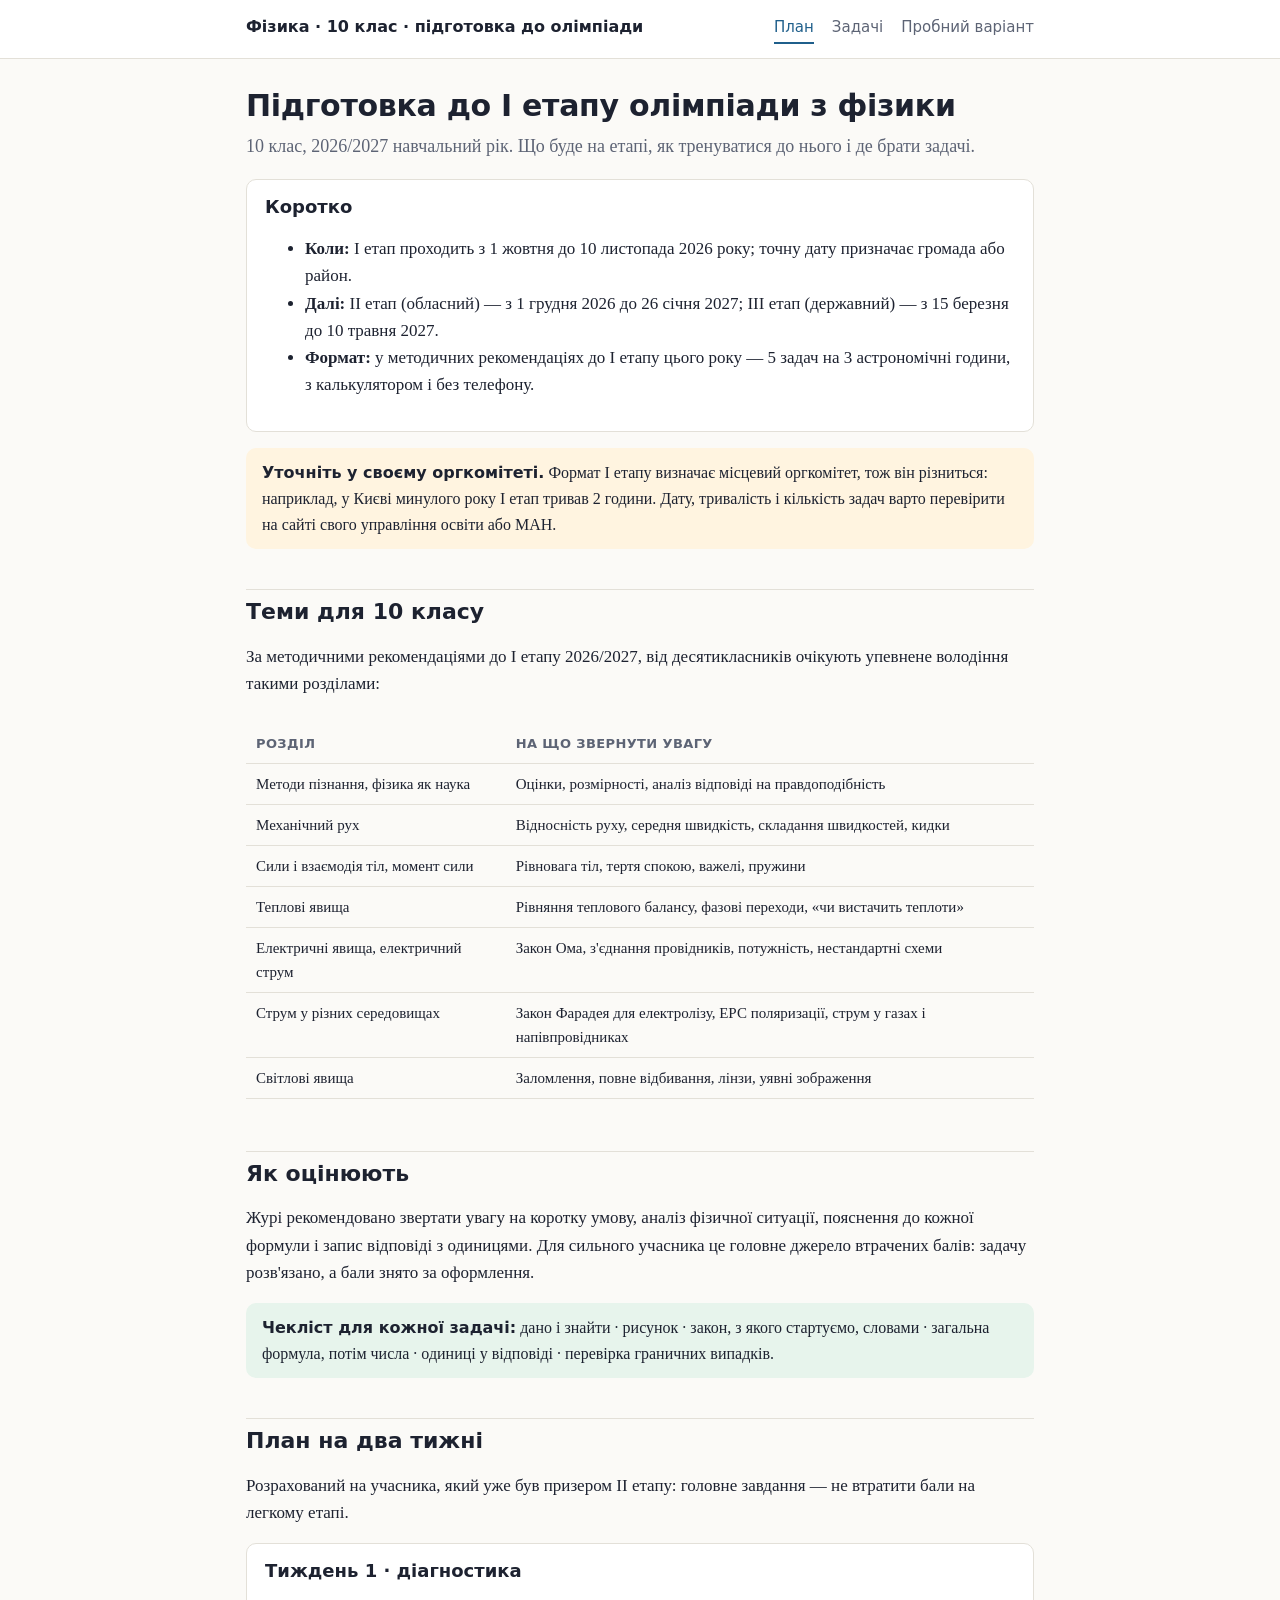
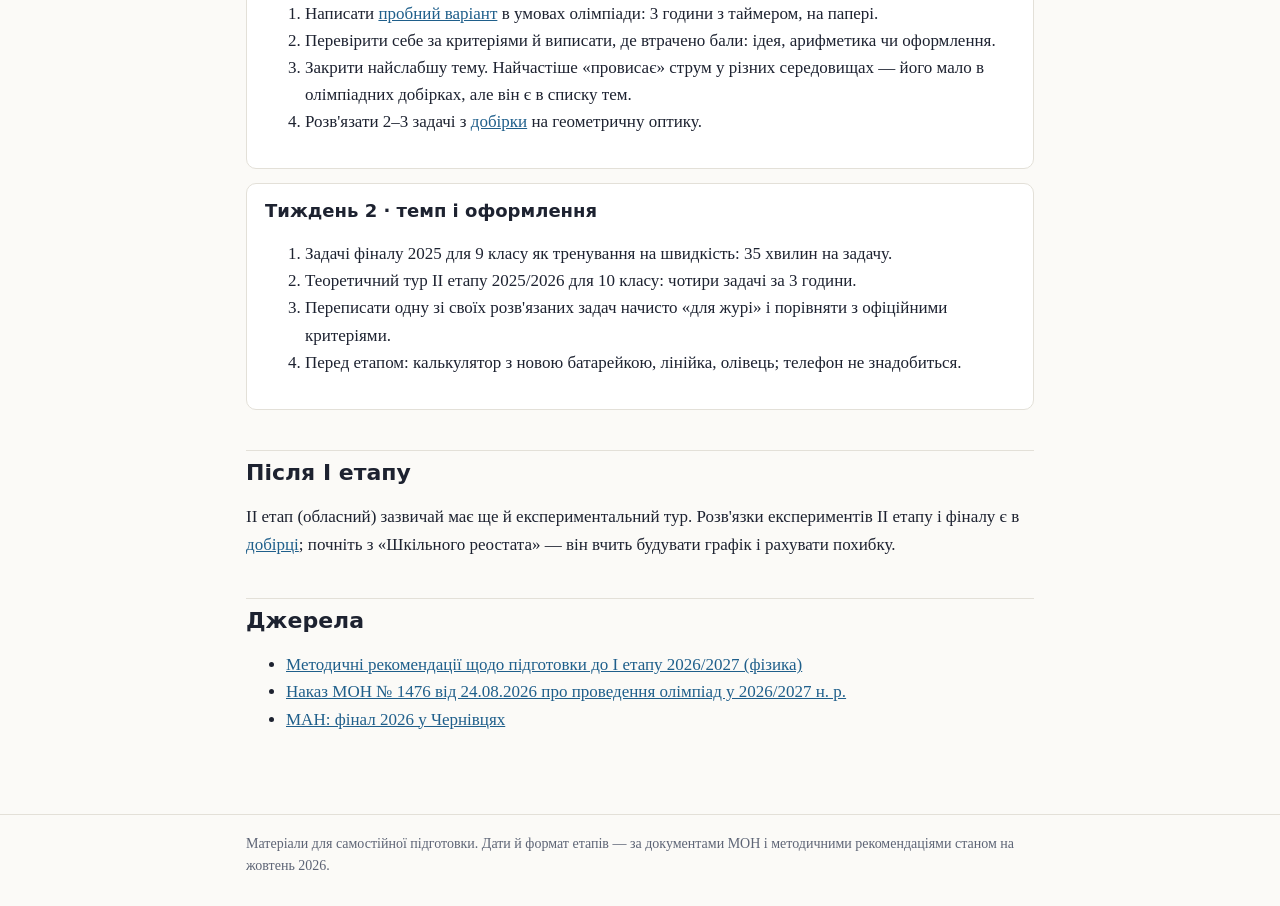
<file: index.html>
<!doctype html>
<html lang="uk">
<head>
<meta charset="utf-8">
<meta name="viewport" content="width=device-width, initial-scale=1">
<title>Олімпіада з фізики · 10 клас</title>
<link rel="stylesheet" href="style.css">
</head>
<body>
<header class="site">
  <div class="wrap">
    <a class="brand" href="index.html">Фізика · 10 клас · підготовка до олімпіади</a>
    <nav>
      <a href="index.html" aria-current="page">План</a>
      <a href="zadachi.html">Задачі</a>
      <a href="probnyi.html">Пробний варіант</a>
    </nav>
  </div>
</header>

<main class="wrap">
  <h1>Підготовка до І етапу олімпіади з фізики</h1>
  <p class="lede">10 клас, 2026/2027 навчальний рік. Що буде на етапі, як тренуватися до нього і де брати задачі.</p>

  <div class="card">
    <h3>Коротко</h3>
    <ul>
      <li><b>Коли:</b> І етап проходить з 1 жовтня до 10 листопада 2026 року; точну дату призначає громада або район.</li>
      <li><b>Далі:</b> ІІ етап (обласний) — з 1 грудня 2026 до 26 січня 2027; ІІІ етап (державний) — з 15 березня до 10 травня 2027.</li>
      <li><b>Формат:</b> у методичних рекомендаціях до І етапу цього року — 5 задач на 3 астрономічні години, з калькулятором і без телефону.</li>
    </ul>
  </div>

  <div class="warn"><strong>Уточніть у своєму оргкомітеті.</strong> Формат І етапу визначає місцевий оргкомітет, тож він різниться: наприклад, у Києві минулого року І етап тривав 2 години. Дату, тривалість і кількість задач варто перевірити на сайті свого управління освіти або МАН.</div>

  <h2>Теми для 10 класу</h2>
  <p>За методичними рекомендаціями до І етапу 2026/2027, від десятикласників очікують упевнене володіння такими розділами:</p>
  <div class="table-scroll">
  <table>
    <tr><th>Розділ</th><th>На що звернути увагу</th></tr>
    <tr><td>Методи пізнання, фізика як наука</td><td>Оцінки, розмірності, аналіз відповіді на правдоподібність</td></tr>
    <tr><td>Механічний рух</td><td>Відносність руху, середня швидкість, складання швидкостей, кидки</td></tr>
    <tr><td>Сили і взаємодія тіл, момент сили</td><td>Рівновага тіл, тертя спокою, важелі, пружини</td></tr>
    <tr><td>Теплові явища</td><td>Рівняння теплового балансу, фазові переходи, «чи вистачить теплоти»</td></tr>
    <tr><td>Електричні явища, електричний струм</td><td>Закон Ома, з'єднання провідників, потужність, нестандартні схеми</td></tr>
    <tr><td>Струм у різних середовищах</td><td>Закон Фарадея для електролізу, ЕРС поляризації, струм у газах і напівпровідниках</td></tr>
    <tr><td>Світлові явища</td><td>Заломлення, повне відбивання, лінзи, уявні зображення</td></tr>
  </table>
  </div>

  <h2>Як оцінюють</h2>
  <p>Журі рекомендовано звертати увагу на коротку умову, аналіз фізичної ситуації, пояснення до кожної формули і запис відповіді з одиницями. Для сильного учасника це головне джерело втрачених балів: задачу розв'язано, а бали знято за оформлення.</p>
  <div class="ok"><strong>Чекліст для кожної задачі:</strong> дано і знайти · рисунок · закон, з якого стартуємо, словами · загальна формула, потім числа · одиниці у відповіді · перевірка граничних випадків.</div>

  <h2>План на два тижні</h2>
  <p>Розрахований на учасника, який уже був призером ІІ етапу: головне завдання — не втратити бали на легкому етапі.</p>

  <div class="card">
    <h3>Тиждень 1 · діагностика</h3>
    <ol>
      <li>Написати <a href="probnyi.html">пробний варіант</a> в умовах олімпіади: 3 години з таймером, на папері.</li>
      <li>Перевірити себе за критеріями й виписати, де втрачено бали: ідея, арифметика чи оформлення.</li>
      <li>Закрити найслабшу тему. Найчастіше «провисає» струм у різних середовищах — його мало в олімпіадних добірках, але він є в списку тем.</li>
      <li>Розв'язати 2–3 задачі з <a href="zadachi.html">добірки</a> на геометричну оптику.</li>
    </ol>
  </div>

  <div class="card">
    <h3>Тиждень 2 · темп і оформлення</h3>
    <ol>
      <li>Задачі фіналу 2025 для 9 класу як тренування на швидкість: 35 хвилин на задачу.</li>
      <li>Теоретичний тур ІІ етапу 2025/2026 для 10 класу: чотири задачі за 3 години.</li>
      <li>Переписати одну зі своїх розв'язаних задач начисто «для журі» і порівняти з офіційними критеріями.</li>
      <li>Перед етапом: калькулятор з новою батарейкою, лінійка, олівець; телефон не знадобиться.</li>
    </ol>
  </div>

  <h2>Після І етапу</h2>
  <p>ІІ етап (обласний) зазвичай має ще й експериментальний тур. Розв'язки експериментів ІІ етапу і фіналу є в <a href="zadachi.html">добірці</a>; почніть з «Шкільного реостата» — він вчить будувати графік і рахувати похибку.</p>

  <h2>Джерела</h2>
  <ul>
    <li><a href="https://docs.google.com/document/d/13ynyNPfOG-8dDLHn_RXKUCin93wZ7zsF/export?format=pdf">Методичні рекомендації щодо підготовки до І етапу 2026/2027 (фізика)</a></li>
    <li><a href="https://osvita.ua/legislation/Ser_osv/97826/">Наказ МОН № 1476 від 24.08.2026 про проведення олімпіад у 2026/2027 н. р.</a></li>
    <li><a href="https://man.gov.ua/about/news/iii-etap-vseukrayinsskoyi-uchnivsskoyi-olimpiadi-z-fiziki-projshov-u-chernivcyah-yak-ce-bulo">МАН: фінал 2026 у Чернівцях</a></li>
  </ul>
</main>

<footer class="site">
  <div class="wrap">Матеріали для самостійної підготовки. Дати й формат етапів — за документами МОН і методичними рекомендаціями станом на жовтень 2026.</div>
</footer>
</body>
</html>
</file>
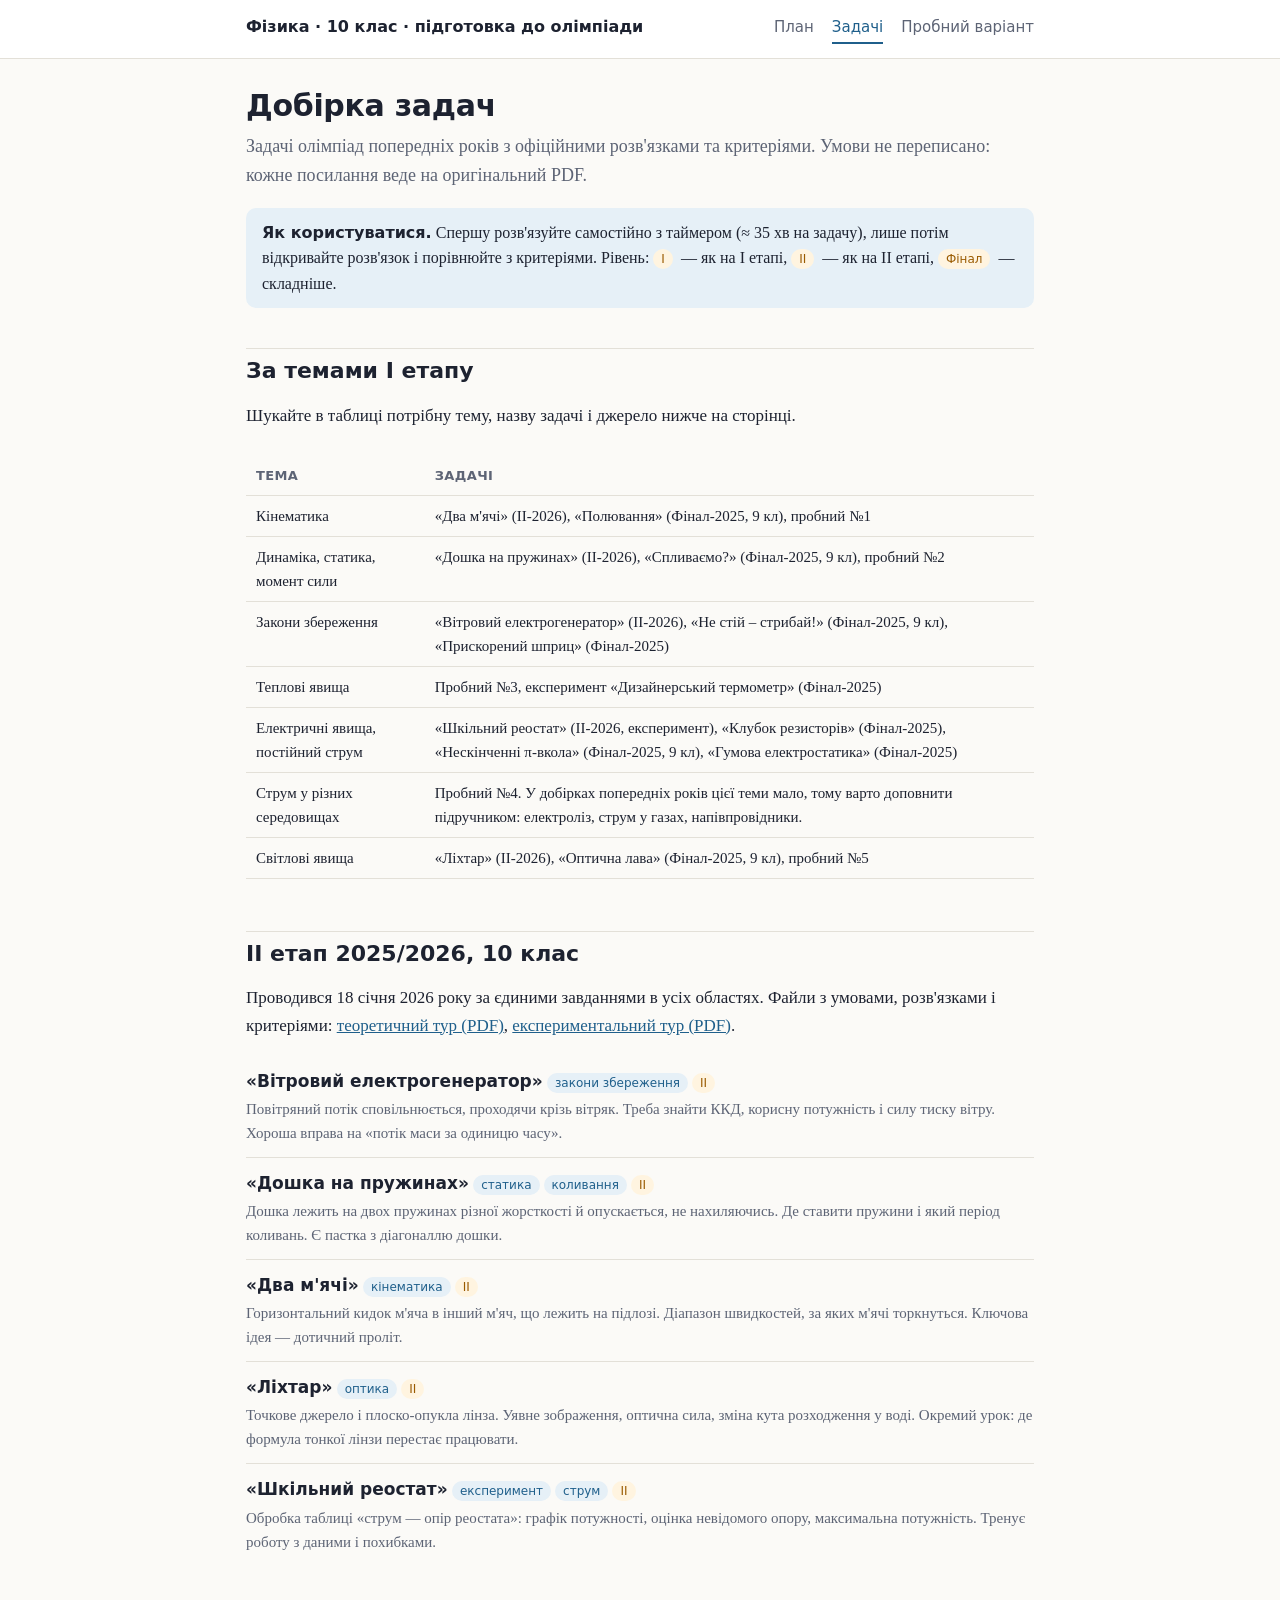
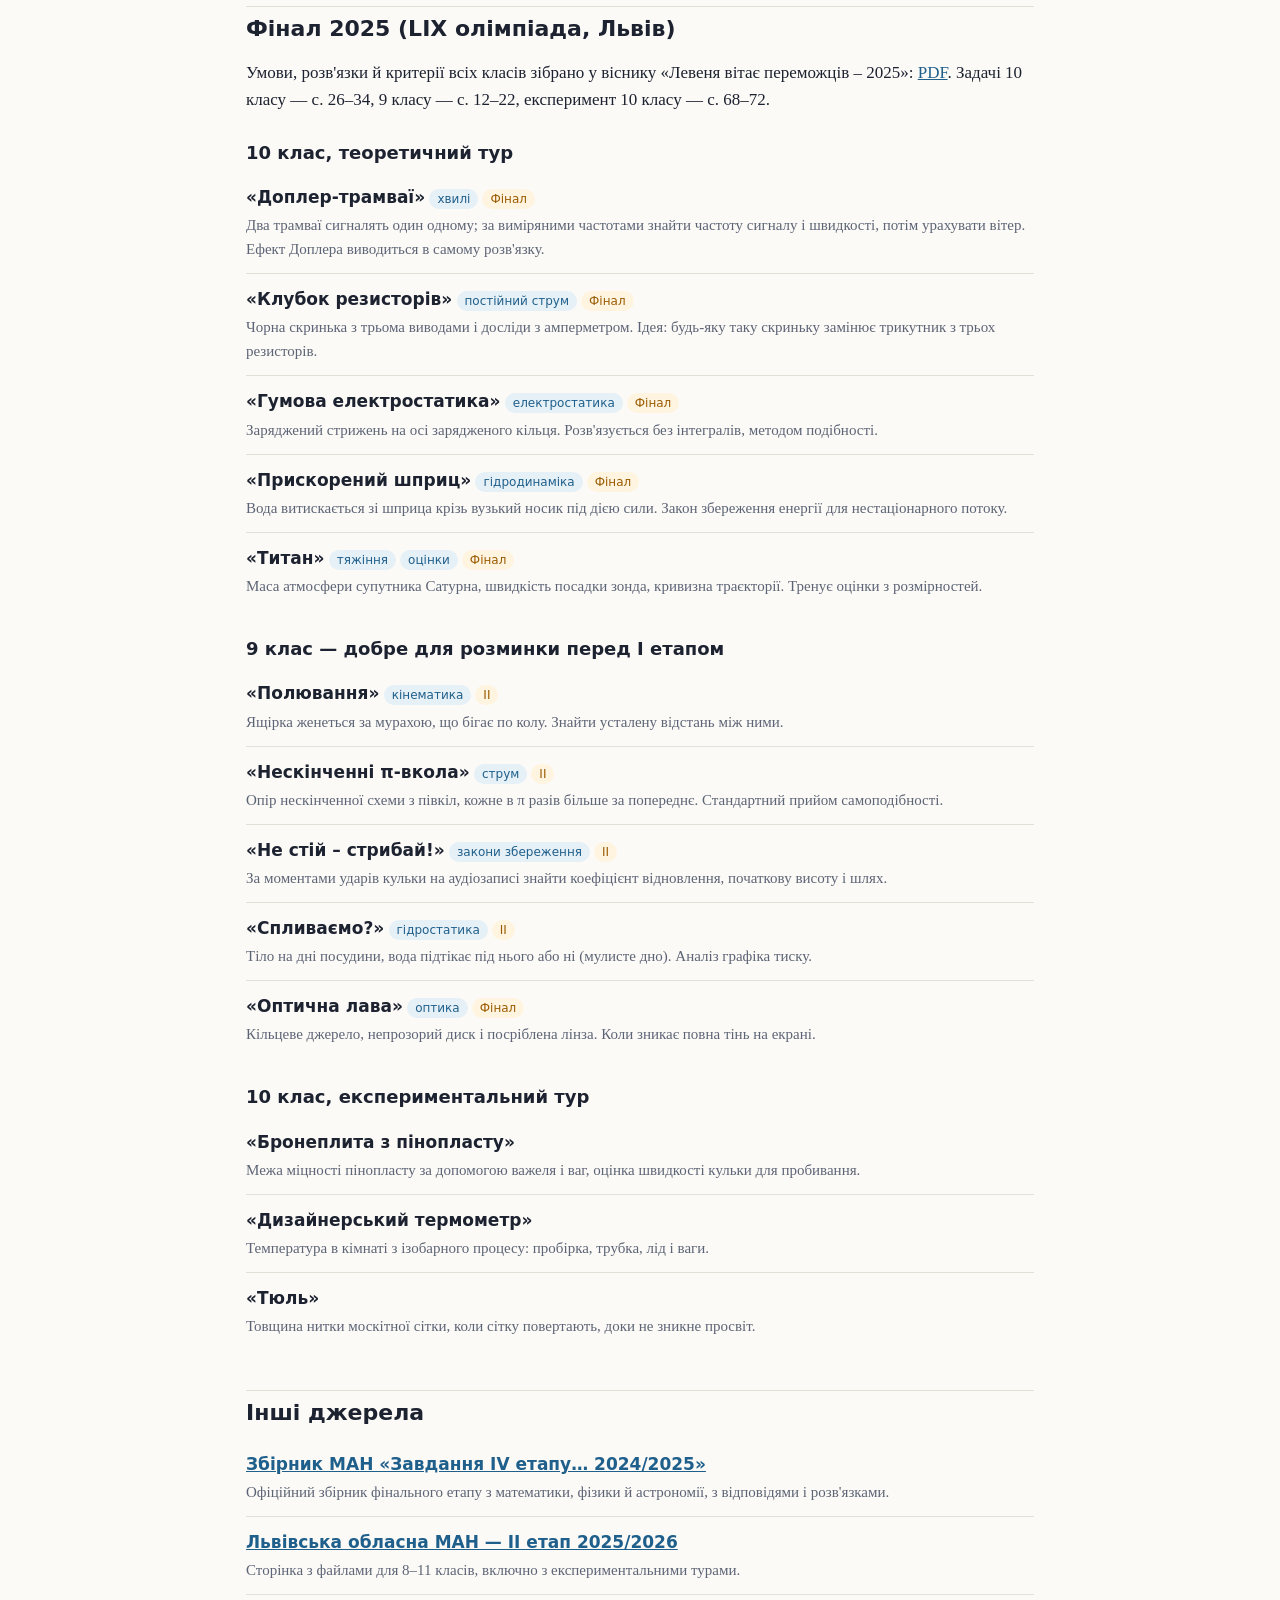
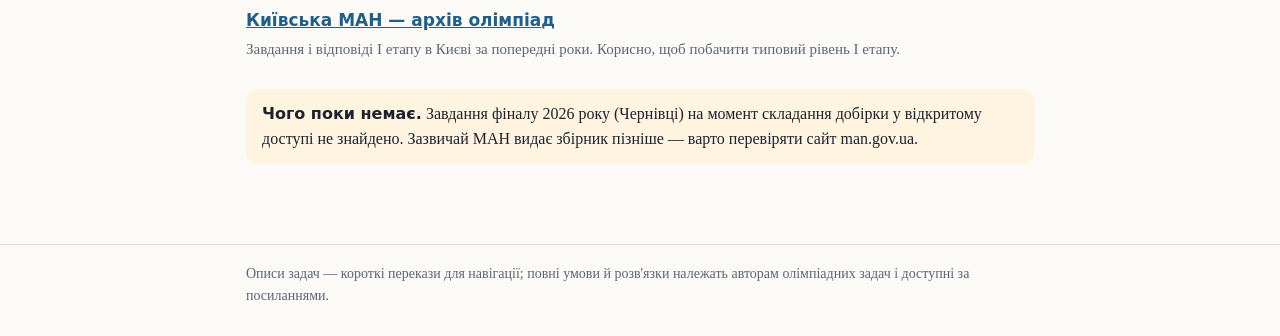
<file: zadachi.html>
<!doctype html>
<html lang="uk">
<head>
<meta charset="utf-8">
<meta name="viewport" content="width=device-width, initial-scale=1">
<title>Задачі · 10 клас</title>
<link rel="stylesheet" href="style.css">
</head>
<body>
<header class="site">
  <div class="wrap">
    <a class="brand" href="index.html">Фізика · 10 клас · підготовка до олімпіади</a>
    <nav>
      <a href="index.html">План</a>
      <a href="zadachi.html" aria-current="page">Задачі</a>
      <a href="probnyi.html">Пробний варіант</a>
    </nav>
  </div>
</header>

<main class="wrap">
  <h1>Добірка задач</h1>
  <p class="lede">Задачі олімпіад попередніх років з офіційними розв'язками та критеріями. Умови не переписано: кожне посилання веде на оригінальний PDF.</p>

  <div class="note"><strong>Як користуватися.</strong> Спершу розв'язуйте самостійно з таймером (≈ 35 хв на задачу), лише потім відкривайте розв'язок і порівнюйте з критеріями. Рівень: <span class="tag lvl">І</span> — як на І етапі, <span class="tag lvl">ІІ</span> — як на ІІ етапі, <span class="tag lvl">Фінал</span> — складніше.</div>

  <h2>За темами І етапу</h2>
  <p>Шукайте в таблиці потрібну тему, назву задачі і джерело нижче на сторінці.</p>
  <div class="table-scroll">
  <table>
    <tr><th>Тема</th><th>Задачі</th></tr>
    <tr><td>Кінематика</td><td>«Два м'ячі» (ІІ-2026), «Полювання» (Фінал-2025, 9 кл), пробний №1</td></tr>
    <tr><td>Динаміка, статика, момент сили</td><td>«Дошка на пружинах» (ІІ-2026), «Спливаємо?» (Фінал-2025, 9 кл), пробний №2</td></tr>
    <tr><td>Закони збереження</td><td>«Вітровий електрогенератор» (ІІ-2026), «Не стій – стрибай!» (Фінал-2025, 9 кл), «Прискорений шприц» (Фінал-2025)</td></tr>
    <tr><td>Теплові явища</td><td>Пробний №3, експеримент «Дизайнерський термометр» (Фінал-2025)</td></tr>
    <tr><td>Електричні явища, постійний струм</td><td>«Шкільний реостат» (ІІ-2026, експеримент), «Клубок резисторів» (Фінал-2025), «Нескінченні π-вкола» (Фінал-2025, 9 кл), «Гумова електростатика» (Фінал-2025)</td></tr>
    <tr><td>Струм у різних середовищах</td><td>Пробний №4. У добірках попередніх років цієї теми мало, тому варто доповнити підручником: електроліз, струм у газах, напівпровідники.</td></tr>
    <tr><td>Світлові явища</td><td>«Ліхтар» (ІІ-2026), «Оптична лава» (Фінал-2025, 9 кл), пробний №5</td></tr>
  </table>
  </div>

  <h2>ІІ етап 2025/2026, 10 клас</h2>
  <p>Проводився 18 січня 2026 року за єдиними завданнями в усіх областях. Файли з умовами, розв'язками і критеріями: <a href="https://oman.lviv.ua/wp-content/uploads/2026/01/%D0%A4%D1%96%D0%B7%D0%B8%D0%BA%D0%B02%D0%B5%D1%82%D0%B0%D0%BF%D0%A2%D0%B5%D0%BE%D1%8010%D0%BA%D0%BB%D0%A0%D0%BE%D0%B7%D0%B2%D0%9A%D1%8025_26.pdf">теоретичний тур (PDF)</a>, <a href="https://oman.lviv.ua/wp-content/uploads/2026/01/%D0%A4%D1%96%D0%B7%D0%B8%D0%BA%D0%B02%D0%B5%D1%82%D0%B0%D0%BF%D0%95%D0%BA%D1%81%D0%BF%D0%B5%D1%8010%D0%BA%D0%BB%D0%A0%D0%BE%D0%B7%D0%B2%D0%9A%D1%8025_26.pdf">експериментальний тур (PDF)</a>.</p>
  <ul class="items">
    <li><span class="t">«Вітровий електрогенератор»</span> <span class="tag">закони збереження</span><span class="tag lvl">ІІ</span>
      <span class="d">Повітряний потік сповільнюється, проходячи крізь вітряк. Треба знайти ККД, корисну потужність і силу тиску вітру. Хороша вправа на «потік маси за одиницю часу».</span></li>
    <li><span class="t">«Дошка на пружинах»</span> <span class="tag">статика</span><span class="tag">коливання</span><span class="tag lvl">ІІ</span>
      <span class="d">Дошка лежить на двох пружинах різної жорсткості й опускається, не нахиляючись. Де ставити пружини і який період коливань. Є пастка з діагоналлю дошки.</span></li>
    <li><span class="t">«Два м'ячі»</span> <span class="tag">кінематика</span><span class="tag lvl">ІІ</span>
      <span class="d">Горизонтальний кидок м'яча в інший м'яч, що лежить на підлозі. Діапазон швидкостей, за яких м'ячі торкнуться. Ключова ідея — дотичний проліт.</span></li>
    <li><span class="t">«Ліхтар»</span> <span class="tag">оптика</span><span class="tag lvl">ІІ</span>
      <span class="d">Точкове джерело і плоско-опукла лінза. Уявне зображення, оптична сила, зміна кута розходження у воді. Окремий урок: де формула тонкої лінзи перестає працювати.</span></li>
    <li><span class="t">«Шкільний реостат»</span> <span class="tag">експеримент</span><span class="tag">струм</span><span class="tag lvl">ІІ</span>
      <span class="d">Обробка таблиці «струм — опір реостата»: графік потужності, оцінка невідомого опору, максимальна потужність. Тренує роботу з даними і похибками.</span></li>
  </ul>

  <h2>Фінал 2025 (LIX олімпіада, Львів)</h2>
  <p>Умови, розв'язки й критерії всіх класів зібрано у віснику «Левеня вітає переможців – 2025»: <a href="https://levenia.com.ua/wp-content/uploads/2026/04/%D0%9B%D0%B5%D0%B2%D0%B5%D0%BD%D1%8F-%D0%B2%D1%96%D1%82%D0%B0%D1%94-%D0%BF%D0%B5%D1%80%D0%B5%D0%BC%D0%BE%D0%B6%D1%86%D1%96%D0%B2_2025-2.pdf">PDF</a>. Задачі 10 класу — с. 26–34, 9 класу — с. 12–22, експеримент 10 класу — с. 68–72.</p>

  <h3>10 клас, теоретичний тур</h3>
  <ul class="items">
    <li><span class="t">«Доплер-трамваї»</span> <span class="tag">хвилі</span><span class="tag lvl">Фінал</span>
      <span class="d">Два трамваї сигналять один одному; за виміряними частотами знайти частоту сигналу і швидкості, потім урахувати вітер. Ефект Доплера виводиться в самому розв'язку.</span></li>
    <li><span class="t">«Клубок резисторів»</span> <span class="tag">постійний струм</span><span class="tag lvl">Фінал</span>
      <span class="d">Чорна скринька з трьома виводами і досліди з амперметром. Ідея: будь-яку таку скриньку замінює трикутник з трьох резисторів.</span></li>
    <li><span class="t">«Гумова електростатика»</span> <span class="tag">електростатика</span><span class="tag lvl">Фінал</span>
      <span class="d">Заряджений стрижень на осі зарядженого кільця. Розв'язується без інтегралів, методом подібності.</span></li>
    <li><span class="t">«Прискорений шприц»</span> <span class="tag">гідродинаміка</span><span class="tag lvl">Фінал</span>
      <span class="d">Вода витискається зі шприца крізь вузький носик під дією сили. Закон збереження енергії для нестаціонарного потоку.</span></li>
    <li><span class="t">«Титан»</span> <span class="tag">тяжіння</span><span class="tag">оцінки</span><span class="tag lvl">Фінал</span>
      <span class="d">Маса атмосфери супутника Сатурна, швидкість посадки зонда, кривизна траєкторії. Тренує оцінки з розмірностей.</span></li>
  </ul>

  <h3>9 клас — добре для розминки перед І етапом</h3>
  <ul class="items">
    <li><span class="t">«Полювання»</span> <span class="tag">кінематика</span><span class="tag lvl">ІІ</span>
      <span class="d">Ящірка женеться за мурахою, що бігає по колу. Знайти усталену відстань між ними.</span></li>
    <li><span class="t">«Нескінченні π-вкола»</span> <span class="tag">струм</span><span class="tag lvl">ІІ</span>
      <span class="d">Опір нескінченної схеми з півкіл, кожне в π разів більше за попереднє. Стандартний прийом самоподібності.</span></li>
    <li><span class="t">«Не стій – стрибай!»</span> <span class="tag">закони збереження</span><span class="tag lvl">ІІ</span>
      <span class="d">За моментами ударів кульки на аудіозаписі знайти коефіцієнт відновлення, початкову висоту і шлях.</span></li>
    <li><span class="t">«Спливаємо?»</span> <span class="tag">гідростатика</span><span class="tag lvl">ІІ</span>
      <span class="d">Тіло на дні посудини, вода підтікає під нього або ні (мулисте дно). Аналіз графіка тиску.</span></li>
    <li><span class="t">«Оптична лава»</span> <span class="tag">оптика</span><span class="tag lvl">Фінал</span>
      <span class="d">Кільцеве джерело, непрозорий диск і посріблена лінза. Коли зникає повна тінь на екрані.</span></li>
  </ul>

  <h3>10 клас, експериментальний тур</h3>
  <ul class="items">
    <li><span class="t">«Бронеплита з пінопласту»</span> <span class="d">Межа міцності пінопласту за допомогою важеля і ваг, оцінка швидкості кульки для пробивання.</span></li>
    <li><span class="t">«Дизайнерський термометр»</span> <span class="d">Температура в кімнаті з ізобарного процесу: пробірка, трубка, лід і ваги.</span></li>
    <li><span class="t">«Тюль»</span> <span class="d">Товщина нитки москітної сітки, коли сітку повертають, доки не зникне просвіт.</span></li>
  </ul>

  <h2>Інші джерела</h2>
  <ul class="items">
    <li><span class="t"><a href="https://api.man.gov.ua/api/assets/man/46438623-7f88-489a-a087-1be7622e1639">Збірник МАН «Завдання ІV етапу… 2024/2025»</a></span>
      <span class="d">Офіційний збірник фінального етапу з математики, фізики й астрономії, з відповідями і розв'язками.</span></li>
    <li><span class="t"><a href="https://oman.lviv.ua/zavdannia-ta-vidpovidi-ii-etapu-vseukrainskykh-olimpiad-2025-2026-navchalnomu-rotsi/">Львівська обласна МАН — ІІ етап 2025/2026</a></span>
      <span class="d">Сторінка з файлами для 8–11 класів, включно з експериментальними турами.</span></li>
    <li><span class="t"><a href="https://kman.kyiv.ua/ua/Vseukrainski-uchnivski-olimpiadi-z-navchalnikh-predmetiv">Київська МАН — архів олімпіад</a></span>
      <span class="d">Завдання і відповіді І етапу в Києві за попередні роки. Корисно, щоб побачити типовий рівень І етапу.</span></li>
  </ul>

  <div class="warn"><strong>Чого поки немає.</strong> Завдання фіналу 2026 року (Чернівці) на момент складання добірки у відкритому доступі не знайдено. Зазвичай МАН видає збірник пізніше — варто перевіряти сайт man.gov.ua.</div>
</main>

<footer class="site">
  <div class="wrap">Описи задач — короткі перекази для навігації; повні умови й розв'язки належать авторам олімпіадних задач і доступні за посиланнями.</div>
</footer>
</body>
</html>
</file>
<file: style.css>
:root {
  --bg: #fbfaf7;
  --surface: #ffffff;
  --ink: #1d2230;
  --muted: #5d6475;
  --line: #e3e0d8;
  --accent: #1f5f8b;
  --accent-soft: #e6f0f7;
  --warn: #9a5b00;
  --warn-soft: #fff4e0;
  --ok: #2c6e49;
  --ok-soft: #e7f4ec;
  --radius: 10px;
  --maxw: 820px;
}
@media (prefers-color-scheme: dark) {
  :root {
    --bg: #14171f;
    --surface: #1b1f29;
    --ink: #e7e9ee;
    --muted: #a3a9b8;
    --line: #2c3240;
    --accent: #7cb7e4;
    --accent-soft: #1b2a38;
    --warn: #f0b45a;
    --warn-soft: #2e2516;
    --ok: #7fd1a1;
    --ok-soft: #17291f;
  }
}

* { box-sizing: border-box; }
html { -webkit-text-size-adjust: 100%; }
body {
  margin: 0;
  background: var(--bg);
  color: var(--ink);
  font: 17px/1.6 "Source Serif 4", Georgia, "Times New Roman", serif;
}
a { color: var(--accent); }
a:hover { text-decoration-thickness: 2px; }

header.site {
  border-bottom: 1px solid var(--line);
  background: var(--surface);
}
header.site .wrap {
  display: flex; flex-wrap: wrap; align-items: baseline; gap: 6px 20px;
  padding-top: 14px; padding-bottom: 14px;
}
header.site .brand {
  font: 600 16px/1.3 "Inter", system-ui, sans-serif;
  color: var(--ink); text-decoration: none; margin-right: auto;
}
header.site nav a {
  font: 500 15px/1.3 "Inter", system-ui, sans-serif;
  color: var(--muted); text-decoration: none; padding: 4px 0;
}
header.site nav a[aria-current="page"] { color: var(--accent); border-bottom: 2px solid var(--accent); }
header.site nav { display: flex; gap: 18px; flex-wrap: wrap; }

.wrap { max-width: var(--maxw); margin: 0 auto; padding-left: 16px; padding-right: 16px; }
main.wrap { padding-top: 28px; padding-bottom: 64px; }

h1, h2, h3, h4 { font-family: "Inter", system-ui, sans-serif; line-height: 1.25; }
h1 { font-size: 30px; margin: 0 0 8px; letter-spacing: -0.01em; }
h2 { font-size: 22px; margin: 40px 0 12px; padding-top: 8px; border-top: 1px solid var(--line); }
h3 { font-size: 18px; margin: 28px 0 8px; }
.lede { color: var(--muted); font-size: 18px; margin-top: 0; }

.note, .warn, .ok {
  border-radius: var(--radius);
  padding: 12px 16px;
  margin: 16px 0;
  font-size: 16px;
}
.note { background: var(--accent-soft); }
.warn { background: var(--warn-soft); }
.ok   { background: var(--ok-soft); }
.note strong, .warn strong, .ok strong { font-family: "Inter", system-ui, sans-serif; }

table { border-collapse: collapse; width: 100%; font-size: 15px; margin: 12px 0; }
th, td { text-align: left; padding: 8px 10px; border-bottom: 1px solid var(--line); vertical-align: top; }
th { font-family: "Inter", system-ui, sans-serif; font-weight: 600; color: var(--muted); font-size: 13px; text-transform: uppercase; letter-spacing: .03em; }
.table-scroll { overflow-x: auto; }

.tag {
  display: inline-block; font: 500 12px/1 "Inter", system-ui, sans-serif;
  padding: 4px 8px; border-radius: 999px; background: var(--accent-soft); color: var(--accent);
  margin-right: 4px; white-space: nowrap;
}
.lvl { background: var(--warn-soft); color: var(--warn); }

.card {
  background: var(--surface);
  border: 1px solid var(--line);
  border-radius: var(--radius);
  padding: 16px 18px;
  margin: 14px 0;
}
.card h3 { margin-top: 0; }
.card p:last-child { margin-bottom: 0; }

ul.items { list-style: none; padding: 0; margin: 0; }
ul.items li { padding: 12px 0; border-bottom: 1px solid var(--line); }
ul.items li:last-child { border-bottom: 0; }
ul.items .t { font-family: "Inter", system-ui, sans-serif; font-weight: 600; }
ul.items .d { color: var(--muted); font-size: 15px; display: block; margin-top: 2px; }

.problem { counter-increment: none; }
.problem .pts { font: 500 14px "Inter", system-ui, sans-serif; color: var(--muted); }
.problem ol { padding-left: 22px; }

details {
  border: 1px solid var(--line); border-radius: var(--radius);
  background: var(--surface); margin: 14px 0; padding: 0 16px;
}
details > summary {
  cursor: pointer; padding: 12px 0; font: 600 15px "Inter", system-ui, sans-serif; color: var(--accent);
}
details[open] > summary { border-bottom: 1px solid var(--line); margin-bottom: 8px; }
details .crit { font-size: 15px; }

.toolbar { display: flex; gap: 10px; flex-wrap: wrap; margin: 16px 0 8px; }
button, .btn {
  font: 600 14px "Inter", system-ui, sans-serif;
  border: 1px solid var(--accent); color: var(--accent); background: transparent;
  border-radius: 8px; padding: 8px 14px; cursor: pointer; text-decoration: none;
}
button.primary { background: var(--accent); color: var(--surface); }
#timer { font: 600 22px "Inter", system-ui, sans-serif; font-variant-numeric: tabular-nums; align-self: center; margin-left: 4px; }

mjx-container { max-width: 100%; }
mjx-container[display="true"] { display: block; overflow-x: auto; overflow-y: hidden; }

footer.site { border-top: 1px solid var(--line); color: var(--muted); font-size: 14px; }
footer.site .wrap { padding-top: 18px; padding-bottom: 28px; }

@media print {
  header.site, footer.site, .toolbar, .no-print { display: none !important; }
  body { background: #fff; color: #000; font-size: 12pt; }
  details { border: 0; padding: 0; }
  details:not(.print-open) { display: none; }
  a { color: #000; text-decoration: none; }
  h2 { break-before: auto; }
  .problem { break-inside: avoid; }
}
</file>
